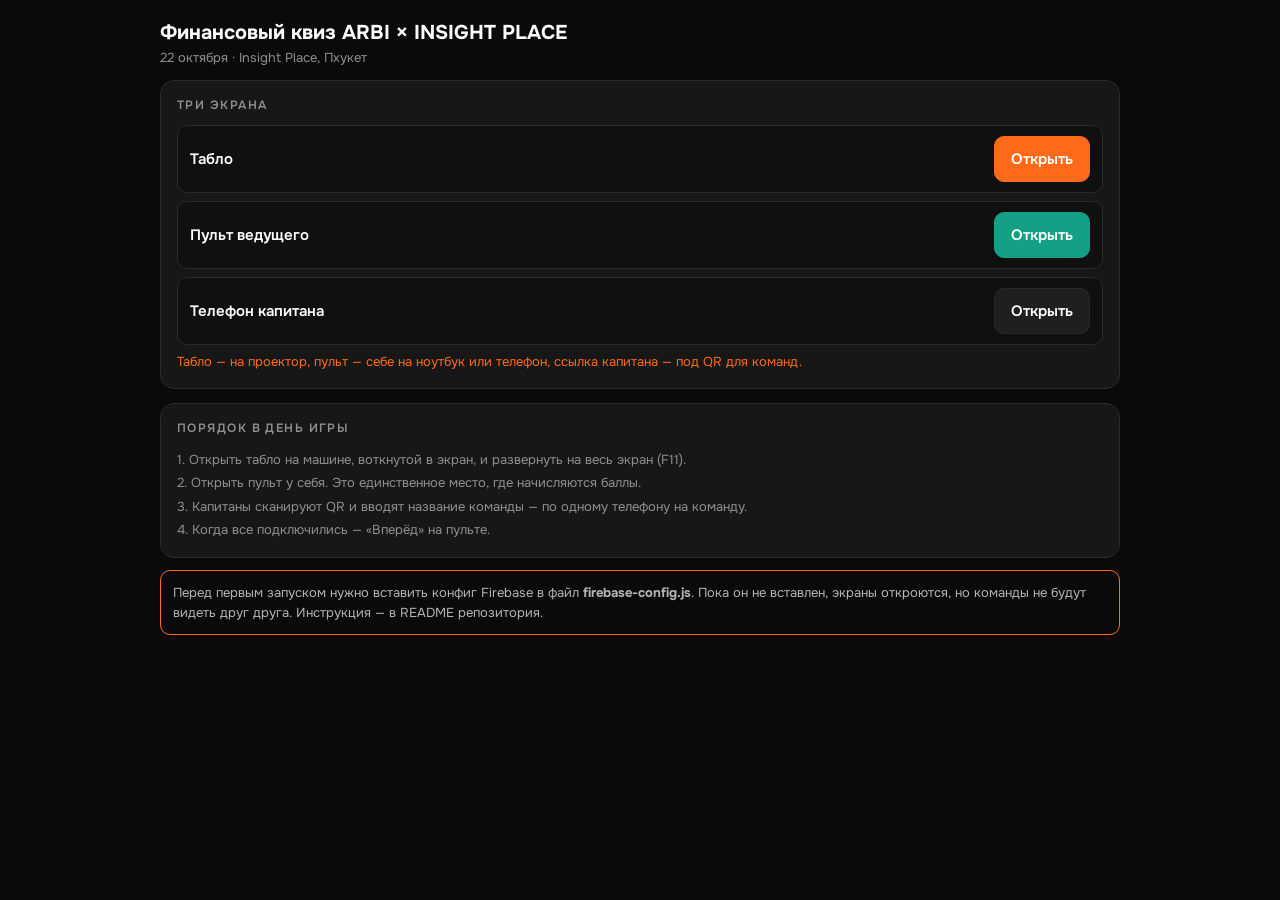
<file: index.html>
<!doctype html>
<html lang="ru">
<head>
<meta charset="utf-8">
<meta name="viewport" content="width=device-width, initial-scale=1">
<title>Финансовый квиз ARBI × INSIGHT PLACE</title>
<link rel="stylesheet" href="./styles.css">
</head>
<body>
<div class="pad">
  <h1>Финансовый квиз ARBI × INSIGHT PLACE</h1>
  <div class="muted">22 октября · Insight Place, Пхукет</div>

  <div class="panel">
    <h2>ТРИ ЭКРАНА</h2>
    <div class="tlist">
      <div class="trow">
        <div class="nm">Табло</div>
        <a class="btn primary" href="./board.html" style="text-decoration:none">Открыть</a>
      </div>
      <div class="trow">
        <div class="nm">Пульт ведущего</div>
        <a class="btn teal" href="./control.html" style="text-decoration:none">Открыть</a>
      </div>
      <div class="trow">
        <div class="nm">Телефон капитана</div>
        <a class="btn" href="./play.html" style="text-decoration:none">Открыть</a>
      </div>
    </div>
    <div class="hint">
      Табло — на проектор, пульт — себе на ноутбук или телефон, ссылка капитана — под QR для команд.
    </div>
  </div>

  <div class="panel">
    <h2>ПОРЯДОК В ДЕНЬ ИГРЫ</h2>
    <div class="muted" style="line-height:1.8">
      1. Открыть табло на машине, воткнутой в экран, и развернуть на весь экран (F11).<br>
      2. Открыть пульт у себя. Это единственное место, где начисляются баллы.<br>
      3. Капитаны сканируют QR и вводят название команды — по одному телефону на команду.<br>
      4. Когда все подключились — «Вперёд» на пульте.
    </div>
  </div>

  <div class="warnbox">
    Перед первым запуском нужно вставить конфиг Firebase в файл <b>firebase-config.js</b>.
    Пока он не вставлен, экраны откроются, но команды не будут видеть друг друга.
    Инструкция — в README репозитория.
  </div>
</div>
</body>
</html>
</file>
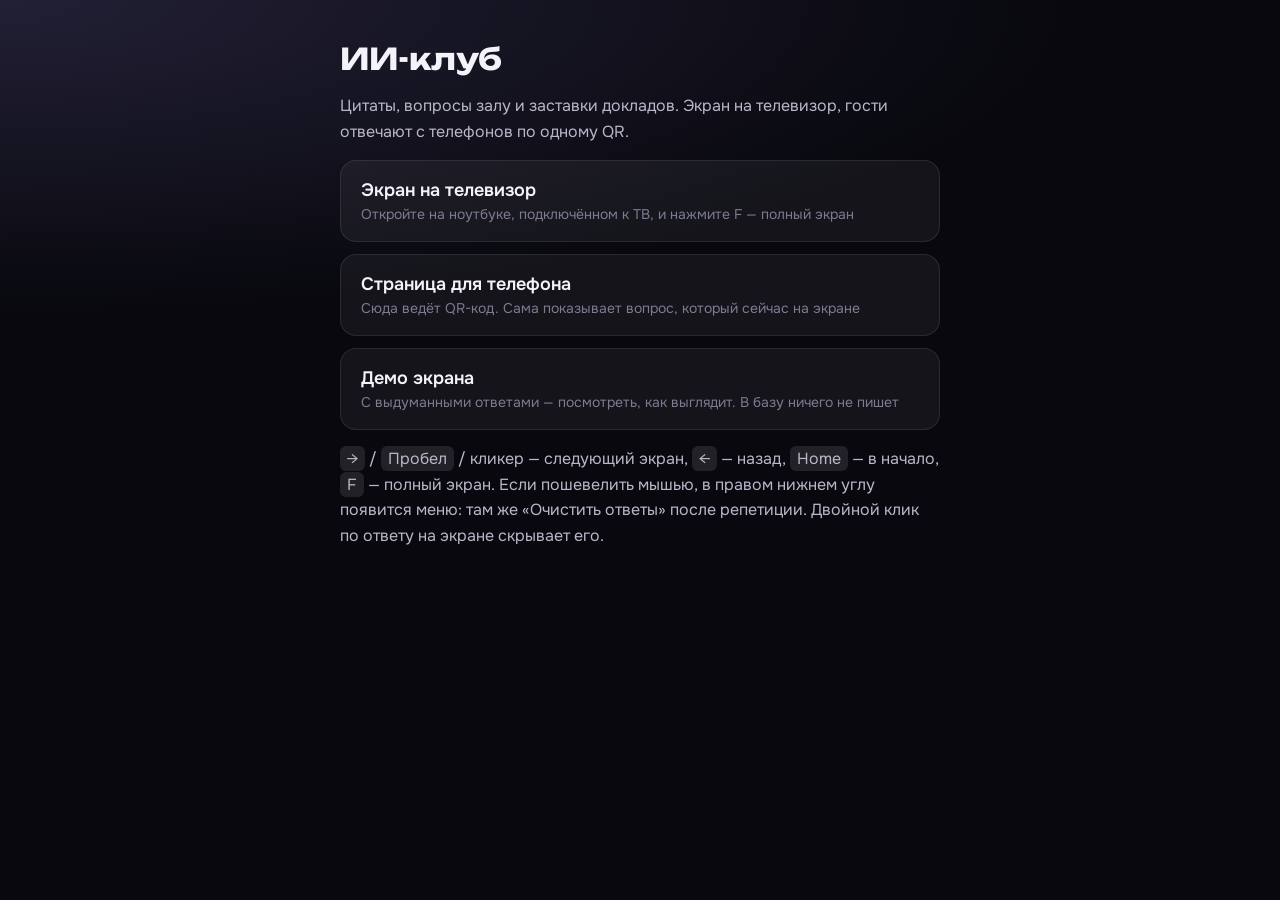
<file: ai-club/index.html>
<!doctype html>
<html lang="ru">
<head>
<meta charset="utf-8">
<meta name="viewport" content="width=device-width, initial-scale=1">
<title>ИИ-клуб — вопросы залу</title>
<link rel="stylesheet" href="./style.css">
</head>
<body class="phone">
<div class="home">
  <h1>ИИ-клуб</h1>
  <p>Цитаты, вопросы залу и заставки докладов. Экран на телевизор, гости отвечают с телефонов по одному QR.</p>
  <a class="big" href="./screen.html">Экран на телевизор<span>Откройте на ноутбуке, подключённом к ТВ, и нажмите F — полный экран</span></a>
  <a class="big" href="./answer.html">Страница для телефона<span>Сюда ведёт QR-код. Сама показывает вопрос, который сейчас на экране</span></a>
  <a class="big" href="./screen.html?demo">Демо экрана<span>С выдуманными ответами — посмотреть, как выглядит. В базу ничего не пишет</span></a>
  <p>
    <kbd>→</kbd> / <kbd>Пробел</kbd> / кликер — следующий экран, <kbd>←</kbd> — назад, <kbd>Home</kbd> — в начало,
    <kbd>F</kbd> — полный экран. Если пошевелить мышью, в правом нижнем углу появится меню:
    там же «Очистить ответы» после репетиции. Двойной клик по ответу на экране скрывает его.
  </p>
</div>
</body>
</html>
</file>
<file: styles.css>
@import url('https://fonts.googleapis.com/css2?family=Onest:wght@400;500;600;700&family=Playfair+Display:wght@700;900&display=swap');

:root {
  --bg: #0A0A0A;
  --card: #171717;
  --card-dim: #121212;
  --line: #2A2A2A;
  --line-soft: #1F1F1F;
  --orange: #FF6A1A;
  --orange-soft: #FF8443;
  --teal: #13A085;
  --teal-bg: #101F1B;
  --text: #FFFFFF;
  --text-2: #B4B4B4;
  --dim: #8F8F8F;
  --dim-2: #6A6A6A;
  --danger: #E8412F;
}

* { box-sizing: border-box; }

body {
  margin: 0;
  background: var(--bg);
  color: var(--text);
  font-family: 'Onest', system-ui, -apple-system, sans-serif;
  -webkit-font-smoothing: antialiased;
}

.serif { font-family: 'Playfair Display', Georgia, serif; font-weight: 900; font-variant-numeric: lining-nums; }

button { font-family: inherit; cursor: pointer; }
button:disabled { cursor: not-allowed; opacity: .4; }

/* ============================ ТАБЛО ============================ */

body.board { overflow: hidden; }

.board-root {
  font-size: min(1.25vw, 2.222vh);
  width: 100vw;
  height: 100vh;
  padding: 2.125rem 3rem 1.625rem;
  display: flex;
  flex-direction: column;
  gap: 1.25rem;
}

.sound-btn {
  position: fixed; top: 12px; left: 50%; transform: translateX(-50%); z-index: 5;
  background: transparent; border: 1px solid #2A2A2A; color: #5A5A5A;
  border-radius: 999px; padding: 6px 12px; font-size: 13px; opacity: .6;
}
.sound-btn:hover { opacity: 1; }
.sound-btn.on { color: var(--teal); border-color: var(--teal-bg); }

.bhead { display: flex; align-items: center; gap: .875rem; flex-shrink: 0; }
.blogo {
  width: 2.125rem; height: 2.125rem; border-radius: 50%; background: var(--teal);
  display: flex; align-items: center; justify-content: center;
  font-size: 1.0625rem; font-weight: 700;
}
.bbrand { font-size: 1.3125rem; font-weight: 700; letter-spacing: .02em; }
.bx { font-size: .9375rem; color: #5A5A5A; }
.bins { font-size: 1.25rem; font-weight: 700; line-height: 1; }
.bsub { font-size: .5625rem; color: #7A7A7A; letter-spacing: .14em; }
.bctx { font-size: .75rem; color: var(--dim); letter-spacing: .14em; }
.grow { flex-grow: 1; }

.bbar { height: .3125rem; border-radius: 999px; background: #1C1C1C; overflow: hidden; flex-shrink: 0; }
.bbar > i { display: block; height: 100%; border-radius: 999px; background: var(--orange); transition: width .25s linear; }
.bbar.warn > i { background: var(--danger); }

.bfoot {
  border-top: 1px solid var(--line-soft); padding-top: .875rem;
  display: flex; align-items: center; gap: 3.625rem; flex-shrink: 0;
}
.bfoot span { font-size: .6875rem; color: var(--dim-2); }
.bfoot .mid { font-size: .625rem; color: #4A4A4A; letter-spacing: .12em; }
.bfoot .right { font-size: .625rem; color: var(--dim-2); letter-spacing: .12em; }

.bbody { flex-grow: 1; display: flex; flex-direction: column; min-height: 0; }

.chip {
  padding: .625rem 1.25rem; border-radius: 999px; background: var(--card);
  border: 1px solid var(--line); font-size: .75rem; font-weight: 600; letter-spacing: .1em;
}
.chip.out { background: none; border: 1.5px solid var(--orange); color: var(--orange); padding: .6875rem 1.5rem; font-size: .8125rem; font-weight: 700; }

.qhead { display: flex; align-items: center; gap: 1.25rem; flex-shrink: 0; }
.pts { display: flex; align-items: baseline; gap: .375rem; }
.pts b { font-size: 1.1875rem; font-weight: 700; color: var(--orange); }
.pts span { font-size: .75rem; font-weight: 600; letter-spacing: .1em; color: #9A9A9A; }
.clock {
  min-width: 8rem; text-align: right; font-size: 3.375rem; font-weight: 700;
  line-height: 1; letter-spacing: -.02em; font-variant-numeric: tabular-nums;
}
.clock.warn { color: var(--danger); }

.qtext {
  margin: 0; font-size: calc(3.5rem * var(--fit, 1)); font-weight: 700; line-height: 1.22;
  letter-spacing: -.01em; flex-shrink: 0;
}
.qtext.small { font-size: calc(2.875rem * var(--fit, 1)); }
.qtext.xsmall { font-size: calc(2.5rem * var(--fit, 1)); }

.opts { display: grid; grid-template-columns: repeat(2, minmax(0, 1fr)); gap: 1rem; flex-grow: 1; align-content: center; }
.opt {
  background: var(--card); border: 1px solid #262626; border-radius: 1rem;
  padding: 1.375rem 1.5rem; display: flex; align-items: center; gap: 1.125rem;
  transition: border-color .2s, background .2s;
}
.opt .letter {
  width: 3.25rem; height: 3.25rem; flex-shrink: 0; border-radius: 50%;
  background: #242424; display: flex; align-items: center; justify-content: center;
  font-size: 1.5rem; font-weight: 700; color: var(--orange);
}
.opt .body { font-size: calc(1.75rem * var(--fit, 1)); line-height: 1.35; color: #EDEDED; }
.opt.right { border-color: var(--teal); background: var(--teal-bg); }
.opt.right .letter { background: var(--teal); color: #fff; }
.opt.faded { opacity: .35; }

.status { display: flex; align-items: center; gap: .625rem; flex-shrink: 0; flex-wrap: wrap; }
.status .lbl { font-size: .6875rem; font-weight: 600; letter-spacing: .14em; color: var(--dim-2); margin-right: .375rem; }
.tchip {
  display: flex; align-items: center; gap: .5rem; padding: .5rem .9375rem;
  border-radius: 999px; background: var(--card-dim); border: 1px dashed #2E2E2E;
}
.tchip i { width: .4375rem; height: .4375rem; border-radius: 50%; background: #2E2E2E; }
.tchip span { font-size: .875rem; font-weight: 500; color: #5A5A5A; }
.tchip.on { background: var(--teal-bg); border: 1px solid var(--teal); }
.tchip.on i { background: var(--teal); }
.tchip.on span { color: var(--text); font-weight: 600; }
.counter { font-size: .8125rem; font-weight: 600; letter-spacing: .06em; color: var(--teal); }

/* заставка раунда */
.rtitle { margin: 0; font-size: 5.25rem; line-height: 1; letter-spacing: -.01em; }
.rintro { margin: 0; font-size: 1.375rem; line-height: 1.45; color: var(--text-2); max-width: 54rem; }
.rstats { display: grid; grid-template-columns: repeat(4, minmax(0, 1fr)); gap: 1rem; }
.rstat { background: var(--card); border: 1px solid var(--line); border-radius: 1rem; padding: 1.5rem; }
.rstat b { display: block; font-size: 3rem; font-weight: 700; line-height: 1; }
.rstat span { display: block; margin-top: .75rem; font-size: .75rem; letter-spacing: .1em; color: var(--dim); }
.rnote { background: var(--orange); border-radius: 1rem; padding: 1.5rem; }
.rnote b { display: block; font-size: .8125rem; font-weight: 700; letter-spacing: .1em; margin-bottom: .5rem; }
.rnote span { font-size: .9375rem; line-height: 1.4; }

/* экран ответа */
.answer {
  border: 1.5px solid var(--teal); background: var(--teal-bg); border-radius: 1rem;
  padding: 1.5rem 1.75rem; display: flex; align-items: center; gap: 1.125rem; flex-shrink: 0;
}
.answer .letter {
  width: 4rem; height: 4rem; flex-shrink: 0; border-radius: 50%; background: var(--teal);
  display: flex; align-items: center; justify-content: center; font-size: 1.875rem; font-weight: 700;
}
.answer .body { font-size: calc(2.375rem * var(--fit, 1)); font-weight: 700; line-height: 1.3; }
.explain-lbl { font-size: .75rem; font-weight: 600; letter-spacing: .14em; color: var(--dim); }
.explain { margin: 0; font-size: 1.1875rem; line-height: 1.5; color: #D8D8D8; white-space: pre-line; }
.source { font-size: .8125rem; font-style: italic; color: #5A5A5A; }

/* табло счёта */
.scores { display: flex; flex-direction: column; gap: .75rem; flex-grow: 1; justify-content: center; }
.srow {
  display: flex; align-items: center; gap: 1.25rem; background: var(--card);
  border: 1px solid var(--line); border-radius: 1rem; padding: 1.125rem 1.5rem;
}
.srow .pos { font-size: 1.5rem; font-weight: 700; color: var(--dim-2); min-width: 2.5rem; }
.srow .nm { font-size: 1.75rem; font-weight: 600; flex-grow: 1; }
.srow .dl { font-size: 1.25rem; font-weight: 600; }
.srow .dl.up { color: var(--teal); }
.srow .dl.down { color: var(--danger); }
.srow .sc { font-size: 2.25rem; font-weight: 700; min-width: 5rem; text-align: right; font-variant-numeric: tabular-nums; }
.srow.lead { border-color: var(--orange); }
.srow.lead .pos { color: var(--orange); }

/* лобби */
.lobby { display: flex; gap: 3.5rem; flex-grow: 1; align-items: center; }
.lobby-left { width: 41rem; display: flex; flex-direction: column; gap: 1.375rem; }
.lobby-title { margin: 0; font-size: 5.25rem; line-height: .96; letter-spacing: -.01em; }
.lobby-sub { margin: 0; font-size: 1.1875rem; line-height: 1.45; color: var(--text-2); max-width: 37.5rem; }
.lobby-right { flex-grow: 1; display: flex; flex-direction: column; gap: 1.125rem; }
.qr-card {
  background: var(--card); border: 1px solid var(--line); border-radius: 1.25rem;
  padding: 1.5rem; display: flex; flex-direction: column; align-items: center; gap: .875rem;
}
.qr-card canvas, .qr-card img { background: #fff; border-radius: .75rem; padding: .75rem; width: 11rem; height: 11rem; }
.qr-url { font-size: .875rem; font-weight: 600; letter-spacing: .02em; word-break: break-all; text-align: center; }
.join-card { background: var(--card); border: 1px solid var(--line); border-radius: 1.25rem; padding: 1.25rem 1.375rem; display: flex; flex-direction: column; gap: .75rem; }
.join-head { display: flex; align-items: baseline; gap: .5rem; }
.join-head .lbl { font-size: .6875rem; font-weight: 600; letter-spacing: .16em; color: var(--dim); }
.join-head b { font-size: 1.25rem; font-weight: 700; color: var(--teal); }
.join-head span { font-size: .75rem; color: var(--dim-2); }
.join-list { display: flex; flex-direction: column; gap: .4375rem; }
.join-row { display: flex; align-items: center; gap: .625rem; padding: .5625rem .8125rem; background: #101010; border: 1px solid var(--teal); border-radius: .625rem; }
.join-row i { width: .4375rem; height: .4375rem; border-radius: 50%; background: var(--teal); }
.join-row span { font-size: .9375rem; font-weight: 600; }
.join-row.empty { border: 1px dashed #2E2E2E; }
.join-row.empty i { background: #2E2E2E; }
.join-row.empty span { color: #5A5A5A; font-weight: 500; }

/* блок партнёра, реплика, финал */
.quote { display: flex; flex-direction: column; justify-content: center; flex-grow: 1; gap: 2rem; padding-left: 6rem; }
.quote-mark { font-size: 5rem; color: var(--orange); line-height: .6; font-family: 'Playfair Display', serif; }
.quote-text { margin: 0; font-size: 2.75rem; font-weight: 700; line-height: 1.4; max-width: 62rem; }
.pgrid { display: grid; grid-template-columns: repeat(2, minmax(0, 1fr)); gap: 1.125rem; flex-grow: 1; align-content: center; }
.pcard { background: var(--card); border: 1px solid var(--line); border-radius: 1rem; padding: 1.5rem; display: flex; gap: 1rem; }
.pcard .n { width: 2.25rem; height: 2.25rem; flex-shrink: 0; border-radius: 50%; background: var(--teal); display: flex; align-items: center; justify-content: center; font-weight: 700; font-size: 1rem; }
.pcard b { display: block; font-size: 1.25rem; margin-bottom: .5rem; }
.pcard span { font-size: 1rem; line-height: 1.45; color: var(--text-2); }
.next-box { border: 1.5px solid var(--orange); border-radius: 1rem; padding: 1.75rem; }
.next-box .lbl { font-size: .8125rem; font-weight: 700; letter-spacing: .1em; color: var(--orange); margin-bottom: .75rem; }
.next-box p { margin: 0; font-size: 1.5rem; font-weight: 700; line-height: 1.4; }

.winner { text-align: center; display: flex; flex-direction: column; align-items: center; gap: 1rem; }
.winner .lbl { font-size: .875rem; letter-spacing: .2em; color: var(--orange); font-weight: 700; }
.winner .nm { font-size: 5rem; line-height: 1; }
.winner .sc { font-size: 1.5rem; color: var(--teal); font-weight: 700; }

.waiting { display: flex; flex-direction: column; align-items: center; justify-content: center; flex-grow: 1; gap: 1rem; }
.waiting b { font-size: 3rem; }
.waiting span { font-size: 1.25rem; color: var(--dim); }

.bet-grid { display: flex; gap: 1rem; flex-wrap: wrap; justify-content: center; }
.bet-team { background: var(--card); border: 1px solid var(--line); border-radius: 1rem; padding: 1.25rem 1.75rem; min-width: 12rem; text-align: center; }
.bet-team .nm { font-size: 1.25rem; font-weight: 600; margin-bottom: .5rem; }
.bet-team .st { font-size: 1rem; color: var(--dim-2); }
.bet-team.done { border-color: var(--teal); }
.bet-team.done .st { color: var(--teal); font-weight: 700; }

.offline {
  position: fixed; top: 0; left: 0; right: 0; background: var(--danger); color: #fff;
  font-size: 14px; font-weight: 600; text-align: center; padding: 6px; z-index: 99;
}

/* ======================= ПУЛЬТ И ТЕЛЕФОН ======================= */

.pad { max-width: 62rem; margin: 0 auto; padding: 20px 16px 64px; }
.pad h1 { font-size: 20px; margin: 0 0 4px; }
.pad .muted { color: var(--dim); font-size: 13px; }

.panel { background: var(--card); border: 1px solid var(--line); border-radius: 14px; padding: 16px; margin-top: 14px; }
.panel h2 { font-size: 12px; letter-spacing: .12em; color: var(--dim); margin: 0 0 12px; font-weight: 600; }

.btn {
  border: 1px solid var(--line); background: #1F1F1F; color: var(--text);
  border-radius: 10px; padding: 12px 16px; font-size: 15px; font-weight: 600;
}
.btn:hover:not(:disabled) { border-color: #3A3A3A; }
.btn.primary { background: var(--orange); border-color: var(--orange); color: #fff; }
.btn.teal { background: var(--teal); border-color: var(--teal); color: #fff; }
.btn.ghost { background: transparent; }
.btn.danger { background: transparent; border-color: var(--danger); color: var(--danger); }
.btn.wide { width: 100%; }
.btn.big { padding: 18px; font-size: 17px; }

.row { display: flex; gap: 8px; flex-wrap: wrap; align-items: center; }
.row.tight { gap: 6px; }

.stepbox { display: flex; align-items: center; gap: 12px; }
.stepnow { flex-grow: 1; }
.stepnow b { display: block; font-size: 17px; }
.stepnow span { font-size: 12px; color: var(--dim); }

.tlist { display: flex; flex-direction: column; gap: 8px; }
.trow { display: flex; align-items: center; gap: 10px; background: #101010; border: 1px solid var(--line); border-radius: 10px; padding: 10px 12px; }
.trow .nm { font-weight: 600; flex-grow: 1; font-size: 15px; }
.trow .ans { font-size: 13px; color: var(--dim); min-width: 84px; }
.trow .sc { font-weight: 700; font-size: 16px; min-width: 40px; text-align: right; }
.trow .dl { font-size: 13px; font-weight: 600; min-width: 44px; text-align: right; }
.trow .dl.up { color: var(--teal); }
.trow .dl.down { color: var(--danger); }

.toggle { border: 1px solid var(--line); background: #1A1A1A; color: var(--dim); border-radius: 8px; padding: 7px 12px; font-size: 13px; font-weight: 600; }
.toggle.yes { background: var(--teal); border-color: var(--teal); color: #fff; }
.toggle.no { background: transparent; border-color: var(--danger); color: var(--danger); }

.hint { font-size: 13px; color: var(--orange); line-height: 1.45; margin-top: 8px; }
.warnbox { border: 1px solid var(--orange); border-radius: 10px; padding: 12px; font-size: 13px; line-height: 1.5; color: var(--text-2); margin-top: 12px; }

input[type=number], input[type=text] {
  background: #101010; border: 1px solid var(--line); color: var(--text);
  border-radius: 10px; padding: 12px; font-size: 16px; font-family: inherit; width: 100%;
}

/* телефон капитана */
.play { min-height: 100vh; display: flex; flex-direction: column; padding: 16px; gap: 14px; max-width: 32rem; margin: 0 auto; }
.play-head { display: flex; align-items: center; gap: 10px; }
.play-head .nm { font-size: 18px; font-weight: 700; flex-grow: 1; }
.play-head .sc { font-size: 15px; font-weight: 700; color: var(--teal); }
.play-head .code { font-size: 13px; color: var(--dim); font-variant-numeric: tabular-nums; }
.code-box { border: 1px solid var(--line); border-radius: 14px; padding: 14px; display: flex; flex-direction: column; gap: 8px; align-items: center; }
.code-box b { font-size: 40px; letter-spacing: .2em; font-variant-numeric: tabular-nums; color: var(--orange); }
.play-body { flex-grow: 1; display: flex; flex-direction: column; justify-content: center; gap: 12px; }
.play-ctx { text-align: center; color: var(--dim); font-size: 14px; letter-spacing: .1em; }
.play-clock { text-align: center; font-size: 46px; font-weight: 700; font-variant-numeric: tabular-nums; }
.play-clock.warn { color: var(--danger); }

.abtn {
  display: flex; align-items: center; gap: 14px; width: 100%;
  background: var(--card); border: 2px solid var(--line); color: var(--text);
  border-radius: 14px; padding: 18px; font-size: 17px; font-weight: 600; text-align: left;
}
.abtn .l {
  width: 40px; height: 40px; flex-shrink: 0; border-radius: 50%; background: #242424;
  display: flex; align-items: center; justify-content: center; font-size: 18px; font-weight: 700; color: var(--orange);
}
.abtn.picked { border-color: var(--teal); background: var(--teal-bg); }
.abtn.picked .l { background: var(--teal); color: #fff; }

.betpick { display: flex; gap: 10px; justify-content: center; }
.betpick button {
  width: 68px; height: 68px; border-radius: 16px; background: var(--card);
  border: 2px solid var(--line); color: var(--text); font-size: 26px; font-weight: 700;
}
.betpick button.picked { border-color: var(--orange); background: var(--orange); }

.big-msg { text-align: center; font-size: 22px; font-weight: 700; line-height: 1.35; }
.ok-msg { text-align: center; color: var(--teal); font-weight: 700; font-size: 16px; }

.namegrid { display: grid; grid-template-columns: repeat(2, 1fr); gap: 10px; }
.namegrid button { padding: 18px 12px; border-radius: 12px; background: var(--card); border: 2px solid var(--line); color: var(--text); font-size: 16px; font-weight: 700; }
.namegrid button:disabled { color: #4A4A4A; }

.letterbtn {
  aspect-ratio: 1 / 1; font-size: 40px !important; color: var(--orange) !important;
  display: flex; align-items: center; justify-content: center;
}
.letterbtn.picked { border-color: var(--teal) !important; background: var(--teal-bg) !important; color: #fff !important; }
.letterbtn:disabled { opacity: .35; }

@media (max-width: 560px) {
  .rstats { grid-template-columns: repeat(2, 1fr); }
}
</file>
<file: ai-club/style.css>
@import url('https://fonts.googleapis.com/css2?family=Onest:wght@400;500;600;700&family=Unbounded:wght@500;700;800&family=Playfair+Display:ital,wght@1,500;1,600&display=swap');

:root {
  --bg: #08080E;
  --panel: rgba(255, 255, 255, .045);
  --line: rgba(255, 255, 255, .09);
  --text: #F4F3FA;
  --text-2: #B9B7C9;
  --dim: #7D7A92;
  --violet: #A99BFF;
  --mint: #5EE0C9;
  --pink: #FF8FC2;
  --danger: #FF6B6B;
  --display: 'Unbounded', 'Onest', system-ui, sans-serif;
}

* { box-sizing: border-box; }

html, body { margin: 0; }

body {
  background: var(--bg);
  color: var(--text);
  font-family: 'Onest', system-ui, -apple-system, sans-serif;
  -webkit-font-smoothing: antialiased;
}

button { font-family: inherit; cursor: pointer; }
.grow { flex: 1; }
[hidden] { display: none !important; }

.offline {
  position: fixed; top: 0; left: 0; right: 0; z-index: 20;
  background: var(--danger); color: #fff; text-align: center;
  padding: 8px 12px; font-weight: 600; font-size: 14px;
}

.loading { padding: 40px; color: var(--dim); text-align: center; }
.fatal { padding: 10vh 10vw; font-size: 3vh; color: var(--text-2); }

.s-dot {
  display: inline-block; width: .6em; height: .6em; border-radius: 50%;
  background: linear-gradient(135deg, var(--violet), var(--mint));
  box-shadow: 0 0 .9em rgba(169, 155, 255, .7);
}

/* ============================ ЭКРАН ============================ */

body.screen {
  overflow: hidden;
  background:
    radial-gradient(60vw 60vh at 8% 0%, rgba(169, 155, 255, .13), transparent 70%),
    radial-gradient(50vw 60vh at 100% 100%, rgba(94, 224, 201, .09), transparent 70%),
    var(--bg);
}
body.screen:not(.awake) { cursor: none; }

.s-root {
  font-size: min(1.15vw, 2.05vh);
  width: 100vw; height: 100vh;
  padding: 2.4rem 3.2rem 1.8rem;
  display: flex; flex-direction: column; gap: 2rem;
}

.s-head { display: flex; align-items: center; gap: 1.2rem; flex-shrink: 0; }
.s-logo { font-family: var(--display); font-weight: 800; font-size: 1.5rem; letter-spacing: .04em; display: flex; align-items: center; gap: .7rem; }
.s-date { color: var(--dim); font-size: 1.15rem; padding-left: 1.2rem; border-left: 1px solid var(--line); }
.s-ctx { font-family: var(--display); font-weight: 500; font-size: 1.05rem; letter-spacing: .14em; color: var(--text-2); }

.s-foot { flex-shrink: 0; display: flex; justify-content: center; }
.s-progress { display: flex; gap: .6rem; align-items: center; }
.s-progress i { display: block; height: .45rem; border-radius: 1rem; background: rgba(255, 255, 255, .12); transition: all .4s; }
.s-progress i.q { width: 2.4rem; }
.s-progress i.talk { width: 1.2rem; }
.s-progress i.done { background: rgba(169, 155, 255, .45); }
.s-progress i.on { background: linear-gradient(90deg, var(--violet), var(--mint)); width: 4rem; }

/* ----- вопрос ----- */

.q-main { flex: 1; min-height: 0; display: grid; grid-template-columns: 1fr 27rem; gap: 3.2rem; }
.q-left { min-width: 0; min-height: 0; display: flex; flex-direction: column; gap: 2rem; }
.q-title {
  margin: 0; font-family: var(--display); font-weight: 700;
  font-size: 2.9rem; line-height: 1.18; letter-spacing: -.01em;
  text-wrap: balance;
}
.q-title.long { font-size: 2.4rem; }
.q-stage {
  flex: 1; min-height: 0; position: relative; overflow: hidden;
  border-radius: 1.6rem; background: var(--panel); border: 1px solid var(--line);
  padding: 2rem 2.2rem;
}
.q-inner { width: 100%; }

.q-right {
  display: flex; flex-direction: column; align-items: stretch; gap: 1.3rem;
  min-height: 0;
}
.q-qr {
  background: #fff; border-radius: 1.6rem; padding: 1.1rem;
  box-shadow: 0 0 0 1px rgba(255, 255, 255, .2), 0 1.5rem 4rem rgba(169, 155, 255, .25);
  aspect-ratio: 1; width: min(100%, calc(100vh - 27rem)); align-self: center; flex-shrink: 0;
}
.q-qr svg { display: block; width: 100%; height: 100%; }
.q-qr-fallback { color: #111; font-size: 1.3rem; word-break: break-all; padding: 1rem; }
.q-scan { text-align: center; }
.q-scan-t { font-family: var(--display); font-weight: 700; font-size: 1.7rem; }
.q-scan-s { color: var(--text-2); font-size: 1.35rem; margin-top: .25rem; }
.q-count {
  margin-top: auto; text-align: center;
  border-radius: 1.6rem; padding: 1.4rem 1rem 1.2rem;
  background: linear-gradient(135deg, rgba(169, 155, 255, .16), rgba(94, 224, 201, .1));
  border: 1px solid rgba(169, 155, 255, .25);
}
.q-count-n { font-family: var(--display); font-weight: 800; font-size: 5.2rem; line-height: 1; font-variant-numeric: tabular-nums; }
.q-count-n.bump { animation: bump .5s ease; }
.q-count-l { color: var(--text-2); font-size: 1.3rem; margin-top: .5rem; }

@keyframes bump { 0% { transform: scale(1); } 40% { transform: scale(1.18); color: var(--mint); } 100% { transform: scale(1); } }

/* пусто */
.q-inner.empty { height: 100%; display: flex; align-items: center; justify-content: center; }
.q-empty { color: var(--dim); font-size: 2rem; display: flex; flex-direction: column; align-items: center; gap: 1.4rem; }
.q-dots { display: flex; gap: .7rem; }
.q-dots i { width: 1rem; height: 1rem; border-radius: 50%; background: var(--violet); animation: dot 1.4s infinite ease-in-out; }
.q-dots i:nth-child(2) { animation-delay: .2s; background: var(--pink); }
.q-dots i:nth-child(3) { animation-delay: .4s; background: var(--mint); }
@keyframes dot { 0%, 80%, 100% { opacity: .2; transform: translateY(0); } 40% { opacity: 1; transform: translateY(-.6rem); } }

/* облако */
.q-inner.cloud {
  min-height: 100%;
  display: flex; flex-wrap: wrap; align-content: center; align-items: center; justify-content: center;
  gap: .25em .7em; line-height: 1.15;
}
.q-inner.cloud.measuring { min-height: 0; align-content: flex-start; justify-content: flex-start; }
.q-inner.measuring * { animation: none !important; transition: none !important; }
.cloud .w { display: inline-block; white-space: nowrap; cursor: default; }
.cloud .w sup { font-size: .42em; margin-left: .15em; opacity: .65; font-weight: 600; vertical-align: super; }
.cloud .w.new, .cards .card.new { animation: pop .7s cubic-bezier(.2, 1.4, .4, 1); }
@keyframes pop {
  0% { opacity: 0; transform: scale(.4); filter: blur(6px); }
  60% { opacity: 1; filter: blur(0); }
  100% { transform: scale(1); }
}

/* карточки идей */
.q-inner.cards { column-count: 3; column-gap: .8em; }
.cards .card {
  break-inside: avoid; margin: 0 0 .8em; padding: .7em .9em .75em;
  border-radius: .7em; background: rgba(255, 255, 255, .055);
  border-left: .22em solid var(--c, var(--violet));
  line-height: 1.3; font-weight: 500; cursor: default;
}

/* проценты */
.q-inner.percent { height: 100%; container-type: size; }
.p-wrap { height: 100%; display: grid; grid-template-columns: minmax(0, 2fr) minmax(0, 3fr); gap: 2.6rem; align-items: center; }
.p-gauge { position: relative; width: min(100%, 100cqh, 30rem); aspect-ratio: 1; justify-self: center; container-type: inline-size; }
.p-ring { width: 100%; height: 100%; display: block; }
.p-ring .arc { transition: stroke-dasharray .8s cubic-bezier(.3, .8, .3, 1); }
.p-center { position: absolute; inset: 0; display: flex; flex-direction: column; align-items: center; justify-content: center; text-align: center; }
.p-avg { font-family: var(--display); font-weight: 800; font-size: 25cqi; line-height: 1; font-variant-numeric: tabular-nums; }
.p-avg-sub { color: var(--text-2); font-size: max(.9rem, 5cqi); margin-top: .6em; max-width: 12em; line-height: 1.2; }
.p-dist { height: 100%; max-height: 30rem; display: flex; flex-direction: column; gap: 1.2rem; min-width: 0; }
.p-dist-t { color: var(--text-2); font-size: 1.2rem; }
.p-bars { flex: 1; display: flex; gap: .7rem; align-items: stretch; }
.p-col { flex: 1; display: flex; flex-direction: column; gap: .6rem; align-items: center; min-width: 0; }
.p-col > span { color: var(--dim); font-size: 1rem; white-space: nowrap; }
.p-track { flex: 1; width: 100%; position: relative; display: flex; flex-direction: column; justify-content: flex-end; align-items: center; }
.p-track i { display: block; width: 100%; border-radius: .5rem .5rem .2rem .2rem; background: linear-gradient(180deg, var(--violet), rgba(94, 224, 201, .55)); transition: height .7s cubic-bezier(.3, .8, .3, 1); min-height: 2px; }
.p-track b { font-family: var(--display); font-size: 1.3rem; margin-bottom: .4rem; }

/* выбор */
.q-inner.choice { height: 100%; display: flex; flex-direction: column; justify-content: space-evenly; }
.c-row { display: grid; grid-template-columns: 19rem 1fr 7.5rem; gap: 1.4rem; align-items: center; font-size: 1.6rem; transition: opacity .4s; }
.c-label { color: var(--text-2); font-weight: 500; line-height: 1.15; }
.c-track { height: 2.4rem; border-radius: .6rem; background: rgba(255, 255, 255, .05); overflow: hidden; }
.c-track i { display: block; height: 100%; width: 0; border-radius: .6rem; background: var(--c); opacity: .75; transition: width .8s cubic-bezier(.3, .8, .3, 1), opacity .4s; }
.c-num { display: flex; align-items: baseline; gap: .5rem; }
.c-num b { font-family: var(--display); font-size: 1.9rem; font-variant-numeric: tabular-nums; }
.c-pct { color: var(--dim); font-size: 1.15rem; }
.c-row.lead .c-label { color: var(--text); font-weight: 700; }
.c-row.lead .c-track i { opacity: 1; box-shadow: 0 0 1.4rem var(--c); }
.c-row.zero { opacity: .5; }

/* шкала */
.q-inner.scale { height: 100%; display: flex; flex-direction: column; }
.sc-cols {
  flex: 1; min-height: 0; display: grid;
  grid-template-rows: 1fr auto auto; grid-auto-flow: column; grid-auto-columns: minmax(0, 1fr);
  column-gap: 1.6rem; row-gap: .9rem; justify-items: center;
}
.sc-col { display: contents; }
.sc-bar { min-height: 0; width: 100%; height: 100%; display: flex; flex-direction: column; justify-content: flex-end; align-items: center; }
.sc-bar b { font-family: var(--display); font-size: 2rem; margin-bottom: .5rem; }
.sc-bar i { display: block; width: 100%; min-height: 3px; border-radius: .8rem .8rem .25rem .25rem; background: linear-gradient(180deg, var(--violet), var(--mint)); transition: height .8s cubic-bezier(.3, .8, .3, 1); }
.sc-step {
  width: 2.8rem; height: 2.8rem; border-radius: 50%; flex-shrink: 0;
  display: flex; align-items: center; justify-content: center;
  font-family: var(--display); font-weight: 700; font-size: 1.25rem;
  background: rgba(255, 255, 255, .08); border: 1px solid var(--line);
}
.sc-label { align-self: start; text-align: center; font-size: 1.25rem; line-height: 1.2; color: var(--text-2); text-wrap: balance; hyphens: manual; }
.sc-axis { position: relative; height: 4.2rem; margin-top: 1.2rem; flex-shrink: 0; }
.sc-line { position: absolute; left: 0; right: 0; top: 1rem; height: .4rem; border-radius: 1rem; background: linear-gradient(90deg, rgba(169, 155, 255, .35), rgba(94, 224, 201, .9)); }
.sc-pin { position: absolute; top: 0; transform: translateX(-50%); display: flex; flex-direction: column; align-items: center; gap: .55rem; transition: left .9s cubic-bezier(.3, .8, .3, 1); }
.sc-pin::before { content: ''; width: 2.4rem; height: 2.4rem; border-radius: 50%; background: #fff; box-shadow: 0 0 0 .4rem rgba(94, 224, 201, .35), 0 0 1.6rem rgba(94, 224, 201, .8); }
.sc-pin span { font-size: 1.1rem; color: var(--mint); white-space: nowrap; letter-spacing: .04em; }

/* ----- подключение: большой QR ----- */

.j-main { flex: 1; min-height: 0; display: flex; align-items: center; justify-content: center; gap: 5rem; }
.j-qr {
  height: 100%; max-height: 100%; aspect-ratio: 1; flex-shrink: 1; min-width: 0;
  background: #fff; border-radius: 2rem; padding: 1.6rem;
  box-shadow: 0 0 0 1px rgba(255, 255, 255, .2), 0 2rem 6rem rgba(169, 155, 255, .3);
}
.j-qr svg { display: block; width: 100%; height: 100%; }
.j-side { flex: 0 1 34rem; min-width: 0; display: flex; flex-direction: column; gap: 1.8rem; }
.j-title { margin: 0; font-family: var(--display); font-weight: 700; font-size: 3.6rem; line-height: 1.12; text-wrap: balance; }
.j-hint { color: var(--text-2); font-size: 1.6rem; line-height: 1.4; }
.j-count {
  margin-top: 1rem; border-radius: 1.6rem; padding: 1.6rem 1.8rem;
  background: linear-gradient(135deg, rgba(169, 155, 255, .16), rgba(94, 224, 201, .1));
  border: 1px solid rgba(169, 155, 255, .25);
}
.j-n { font-family: var(--display); font-weight: 800; font-size: 5.6rem; line-height: 1; font-variant-numeric: tabular-nums; }
.j-n.bump { animation: bump .5s ease; }
.j-l { color: var(--text-2); font-size: 1.4rem; margin-top: .6rem; }

/* ----- цитата ----- */

.z-main { flex: 1; min-height: 0; display: flex; flex-direction: column; justify-content: center; padding: 0 7rem; position: relative; }
.z-mark {
  font-family: 'Playfair Display', Georgia, serif; font-style: italic; font-size: 16rem; line-height: .6; height: 7rem;
  background: linear-gradient(160deg, var(--violet), var(--mint)); -webkit-background-clip: text; background-clip: text; color: transparent;
}
.z-text {
  margin: 0; max-width: 80rem;
  font-family: 'Playfair Display', Georgia, serif; font-style: italic; font-weight: 500;
  font-size: 4.7rem; line-height: 1.2; text-wrap: balance;
}
.z-text.long { font-size: 4.1rem; }
.z-text.xlong { font-size: 3.5rem; line-height: 1.25; max-width: 88rem; }
.z-main.xlong { padding: 0 6rem; }
.z-main.xlong .z-mark { font-size: 11rem; height: 4.5rem; }
.z-main.xlong .z-author { margin-top: 2rem; font-size: 1.9rem; }
.z-role { font-size: 1.5rem; color: var(--dim); margin-top: .3rem; }
.z-author { margin-top: 3rem; display: flex; align-items: center; gap: 1.2rem; font-size: 2.1rem; color: var(--text-2); font-weight: 500; }
.z-dash { width: 3rem; height: .2rem; background: var(--mint); border-radius: 1rem; }

/* ----- доклад ----- */

.t-main { flex: 1; min-height: 0; display: flex; align-items: center; gap: 5rem; padding: 0 2rem; }
.t-num {
  font-family: var(--display); font-weight: 800; font-size: 22rem; line-height: .8; letter-spacing: -.05em;
  background: linear-gradient(160deg, var(--violet), var(--mint)); -webkit-background-clip: text; background-clip: text; color: transparent;
  opacity: .9; flex-shrink: 0;
}
.t-body { min-width: 0; display: flex; flex-direction: column; gap: 2rem; }
.t-topic { font-family: var(--display); font-weight: 500; font-size: 1.4rem; letter-spacing: .14em; text-transform: uppercase; color: var(--mint); }
.t-title { margin: 0; font-family: var(--display); font-weight: 700; font-size: 4.6rem; line-height: 1.1; letter-spacing: -.015em; text-wrap: balance; }
.t-title.long { font-size: 3.7rem; }
.t-speaker { display: flex; align-items: center; gap: 1.4rem; margin-top: 1rem; }
.t-ava {
  width: 5.2rem; height: 5.2rem; border-radius: 50%; flex-shrink: 0;
  display: flex; align-items: center; justify-content: center;
  font-family: var(--display); font-weight: 700; font-size: 1.8rem; color: #0B0B12;
  background: linear-gradient(135deg, var(--violet), var(--mint));
}
.t-name { font-size: 2.3rem; font-weight: 600; }
.t-role { color: var(--text-2); font-size: 1.5rem; margin-top: .3rem; }

/* ----- меню ведущего ----- */

.menu {
  position: fixed; right: 16px; bottom: 16px; z-index: 10;
  display: flex; align-items: center; gap: 6px;
  background: rgba(20, 20, 30, .92); border: 1px solid var(--line); border-radius: 14px; padding: 6px;
  opacity: 0; pointer-events: none; transition: opacity .3s;
}
body.awake .menu { opacity: 1; pointer-events: auto; }
.m-btn { background: rgba(255, 255, 255, .07); color: var(--text); border: 0; border-radius: 9px; padding: 8px 12px; font-size: 14px; }
.m-btn:hover { background: rgba(255, 255, 255, .14); }
.m-btn.danger { color: var(--danger); }
.m-pos { color: var(--text-2); font-size: 14px; padding: 0 6px; font-variant-numeric: tabular-nums; }
.m-sep { width: 1px; height: 22px; background: var(--line); margin: 0 4px; }
body.demo::after {
  content: 'ДЕМО — ответы выдуманные, база не трогается'; position: fixed; left: 50%; top: 10px; transform: translateX(-50%);
  font-size: 12px; color: #000; background: #FFD166; border-radius: 99px; padding: 4px 12px; z-index: 30;
}

/* ============================ ТЕЛЕФОН ============================ */

body.phone {
  min-height: 100vh;
  background:
    radial-gradient(120% 50% at 0% 0%, rgba(169, 155, 255, .16), transparent 70%),
    var(--bg);
}
.p-root { max-width: 520px; margin: 0 auto; padding: 18px 16px calc(32px + env(safe-area-inset-bottom)); }
.ph-top { display: flex; align-items: center; gap: 10px; font-size: 15px; margin-bottom: 18px; }
.ph-brand { font-family: var(--display); font-weight: 800; letter-spacing: .05em; }
.ph-date { color: var(--dim); }

.ph-card {
  background: rgba(255, 255, 255, .05); border: 1px solid var(--line);
  border-radius: 22px; padding: 22px 18px 20px;
  display: flex; flex-direction: column; gap: 14px;
  animation: rise .4s ease;
}
@keyframes rise { from { opacity: 0; transform: translateY(12px); } to { opacity: 1; transform: none; } }
.ph-label { font-family: var(--display); font-size: 12px; letter-spacing: .16em; text-transform: uppercase; color: var(--mint); }
.ph-q { margin: 0; font-family: var(--display); font-weight: 700; font-size: 23px; line-height: 1.25; }
.ph-hint { color: var(--text-2); font-size: 15px; line-height: 1.45; }

.ph-field { position: relative; }
.ph-input {
  width: 100%; resize: none; display: block;
  background: rgba(0, 0, 0, .35); color: var(--text);
  border: 1.5px solid rgba(255, 255, 255, .14); border-radius: 14px;
  padding: 14px 14px 26px; font: inherit; font-size: 18px; line-height: 1.35;
  outline: none; transition: border-color .2s;
}
.ph-input:focus { border-color: var(--violet); }
.ph-counter { position: absolute; right: 12px; bottom: 8px; font-size: 12px; color: var(--dim); }

.ph-btn {
  border: 0; border-radius: 14px; padding: 16px; font-size: 18px; font-weight: 700; color: #0B0B12;
  background: linear-gradient(135deg, var(--violet), var(--mint));
  transition: opacity .2s, transform .1s;
}
.ph-btn:active { transform: scale(.98); }
.ph-btn:disabled { opacity: .35; cursor: default; }

.ph-status { font-size: 15px; line-height: 1.4; color: var(--text-2); min-height: 1px; }
.ph-status.ok { color: var(--mint); }
.ph-status.err { color: var(--danger); }

.ph-mine { margin-top: 16px; display: flex; flex-direction: column; gap: 8px; }
.ph-mine-t { color: var(--dim); font-size: 13px; text-transform: uppercase; letter-spacing: .1em; }
.ph-mine-i { background: rgba(255, 255, 255, .04); border-radius: 12px; padding: 10px 12px; font-size: 15px; color: var(--text-2); border-left: 3px solid var(--violet); }

.ph-wait { text-align: left; }
.ph-talk { margin: 0; font-family: var(--display); font-weight: 700; font-size: 24px; line-height: 1.25; }
.ph-speaker { font-size: 17px; color: var(--text-2); }
.ph-note { margin-top: 6px; padding-top: 14px; border-top: 1px solid var(--line); color: var(--dim); font-size: 15px; line-height: 1.45; }

.ph-pct {
  text-align: center; font-family: var(--display); font-weight: 800; font-size: 64px; line-height: 1.1;
  background: linear-gradient(135deg, var(--violet), var(--mint)); -webkit-background-clip: text; background-clip: text; color: transparent;
  font-variant-numeric: tabular-nums;
}
.ph-range {
  -webkit-appearance: none; appearance: none; width: 100%; height: 12px; border-radius: 99px; outline: none; margin: 8px 0;
  background: linear-gradient(90deg, var(--violet), var(--mint) var(--v, 30%), rgba(255, 255, 255, .12) var(--v, 30%));
}
.ph-range::-webkit-slider-thumb { -webkit-appearance: none; width: 34px; height: 34px; border-radius: 50%; background: #fff; box-shadow: 0 2px 10px rgba(0, 0, 0, .5); }
.ph-range::-moz-range-thumb { width: 34px; height: 34px; border: 0; border-radius: 50%; background: #fff; }
.ph-chips { display: grid; grid-template-columns: repeat(6, 1fr); gap: 6px; }
.ph-chip { background: rgba(255, 255, 255, .07); color: var(--text); border: 0; border-radius: 10px; padding: 10px 0; font-size: 14px; font-weight: 600; }
.ph-chip:active { background: rgba(169, 155, 255, .3); }

/* варианты на телефоне */
.ph-opts { display: flex; flex-direction: column; gap: 8px; }
.ph-opt {
  display: flex; align-items: center; gap: 12px; text-align: left;
  background: rgba(255, 255, 255, .06); color: var(--text); border: 1.5px solid transparent;
  border-radius: 14px; padding: 15px 16px; font-size: 17px; font-weight: 500;
  transition: background .2s, border-color .2s;
}
.ph-opt:disabled { cursor: default; }
.ph-opt.on { background: rgba(169, 155, 255, .18); border-color: var(--violet); font-weight: 700; }
.ph-opt.on::after { content: '✓'; margin-left: auto; color: var(--mint); font-weight: 700; }
.ph-opt-n {
  width: 30px; height: 30px; border-radius: 50%; flex-shrink: 0; display: flex; align-items: center; justify-content: center;
  font-family: var(--display); font-size: 13px; font-weight: 700; background: rgba(255, 255, 255, .1);
}
.ph-opt.on .ph-opt-n { background: linear-gradient(135deg, var(--violet), var(--mint)); color: #0B0B12; }

/* ============================ ГЛАВНАЯ ============================ */

.home { max-width: 640px; margin: 0 auto; padding: 40px 20px; }
.home h1 { font-family: var(--display); font-size: 30px; margin: 0 0 6px; }
.home p { color: var(--text-2); line-height: 1.6; }
.home a.big {
  display: block; margin: 12px 0; padding: 18px 20px; border-radius: 16px; text-decoration: none; color: var(--text);
  background: rgba(255, 255, 255, .05); border: 1px solid var(--line); font-size: 18px; font-weight: 600;
}
.home a.big span { display: block; color: var(--dim); font-size: 14px; font-weight: 400; margin-top: 4px; }
.home kbd { background: rgba(255, 255, 255, .1); border-radius: 6px; padding: 2px 7px; font-family: inherit; }
</file>
